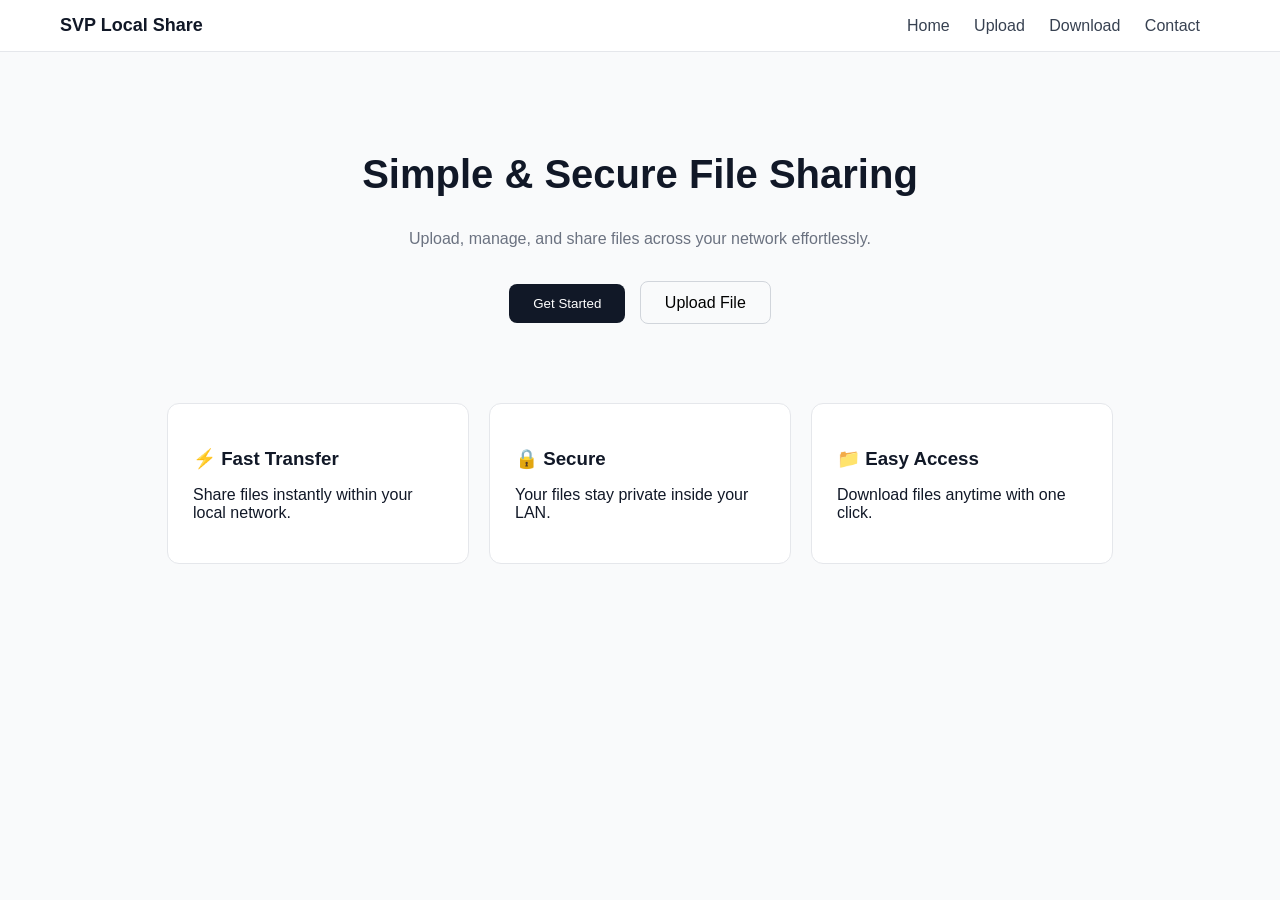
<file: index.html>
<!DOCTYPE html>
<html>
<head>
    <title>SVP Share</title>
    <link rel="stylesheet" href="style.css">
</head>

<body>

<header class="navbar">

    <div class="logo">SVP Local Share</div>

    <nav>

        <a href="home.html">Home</a>
        <a href="upload.html">Upload</a>
        <a href="download.html">Download</a>
        <a href="contact.html">Contact</a>
    </nav>

</header>

<!-- Hero -->
<section class="hero">
    <h1>Simple & Secure File Sharing</h1>
    <p>Upload, manage, and share files across your network effortlessly.</p>

    <div class="actions">
        <button class="primary-btn" onclick="showRegister()">Get Started</button>
        <a href="upload.html" class="secondary-btn">Upload File</a>
    </div>
</section>

<!-- Features -->
<section class="features">

    <div class="card">
        <h3>⚡ Fast Transfer</h3>
        <p>Share files instantly within your local network.</p>
    </div>

    <div class="card">
        <h3>🔒 Secure</h3>
        <p>Your files stay private inside your LAN.</p>
    </div>

    <div class="card">
        <h3>📁 Easy Access</h3>
        <p>Download files anytime with one click.</p>
    </div>

</section>

<!-- Registration Section -->
<section class="register-section hidden" id="register">

    <h1>Create Your Account</h1>
    <p>Start sharing files securely</p>

    <div class="register-card">

        <input type="text" id="regUser" placeholder="Username">
        <input type="password" id="regPass" placeholder="Password">

        <select id="country" onchange="showCapital(this.value)">
            <option value="">Select Country</option>
            <option value="India">India</option>
            <option value="USA">USA</option>
            <option value="UK">UK</option>
            <option value="Japan">Japan</option>
            <option value="Australia">Australia</option>
        </select>

        <p id="capital"></p>

        <button class="primary-btn" onclick="registerUser()">Register</button>

        <p id="regStatus" class="status-text"></p>

    </div>

    

</section>

<script>

    function registerUser() {
        let user = document.getElementById("regUser").value;
        let pass = document.getElementById("regPass").value;

        if (!user || !pass) {
            alert("Fill all fields");
            return;
        }

        let country = document.getElementById("country").value;

        if (!country) {
            alert("Please select a country");
            return;
        }

        // CAPTCHA (random numbers)
        let num1 = Math.floor(Math.random() * 10);
        let num2 = Math.floor(Math.random() * 10);

        let answer = prompt("Captcha: What is " + num1 + " + " + num2 + "?");

        if (answer == null) {
            alert("Captcha cancelled");
            return;
        }

        if (Number(answer) !== (num1 + num2)) {
            alert("Wrong Captcha! Try again.");
            return;
        }

        // CONFIRM
        let confirmReg = confirm("Do you want to register?");

        if (!confirmReg) {
            alert("Registration Cancelled");
            return;
        }

        // SUCCESS
        document.getElementById("regStatus").innerText =
            "Registered successfully!";

        document.getElementById("regUser").value = "";
        document.getElementById("regPass").value = "";

        alert("Registered Successfully!");

        let section = document.getElementById("register");
        let getStartedBtn = document.querySelector(".actions .primary-btn");

        if (section.style.display === "block") {
            section.style.display = "none";
            getStartedBtn.style.display ="none";
        } else {
            section.style.display = "block";
            section.scrollIntoView({ behavior: "smooth" });
        }
    }

    function showRegister() {

        let section = document.getElementById("register");

        if (section.style.display === "block") {
            section.style.display = "none";
        } else {
            section.style.display = "block";
            section.scrollIntoView({ behavior: "smooth" });
        }

    }

    function showCapital(country) {

        let capitals = {
            India: "New Delhi",
            USA: "Washington, D.C.",
            UK: "London",
            Japan: "Tokyo",
            Australia: "Canberra"
        };

        document.getElementById("capital").innerText =
            capitals[country] || "";
    }

</script>

</body>

</html>
</file>
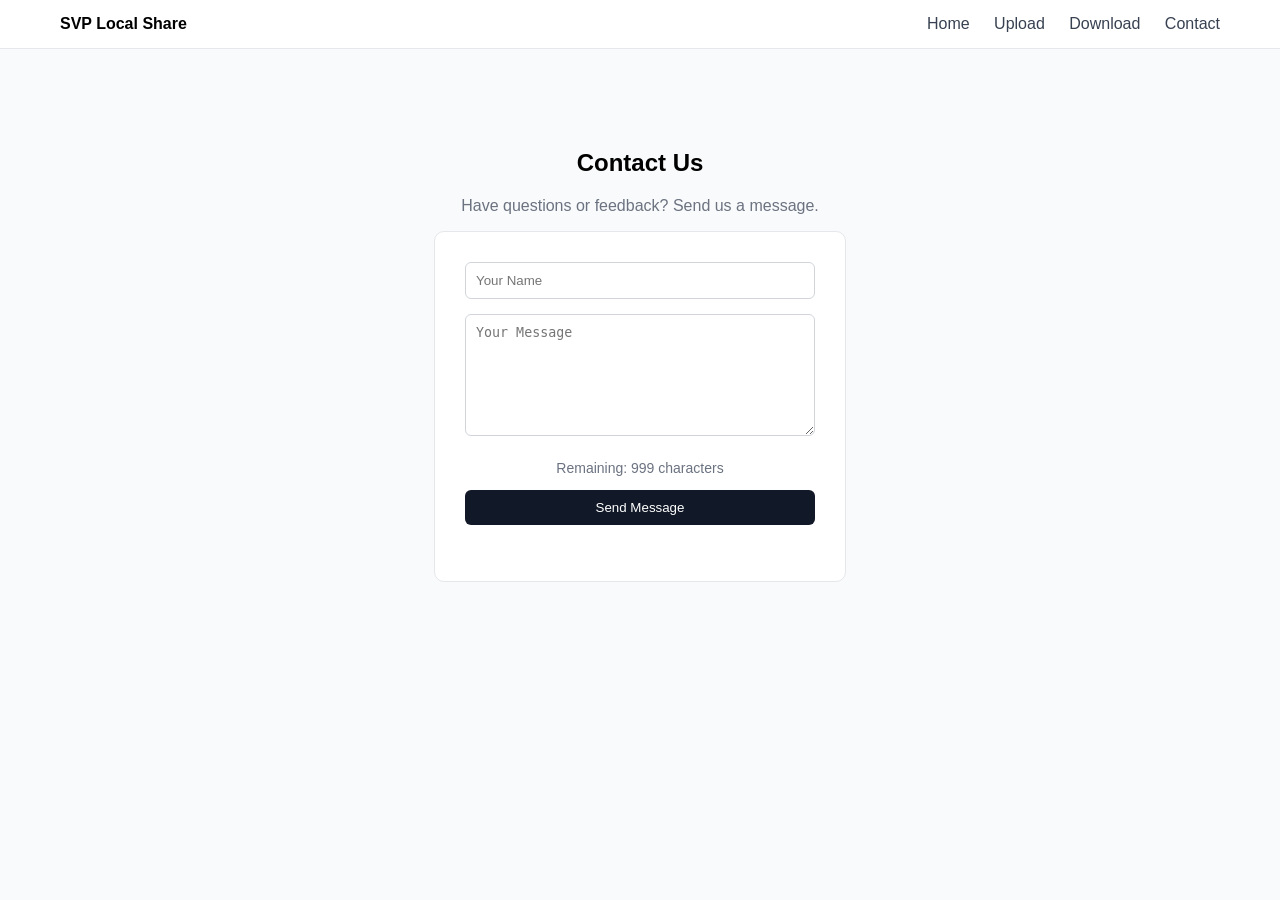
<file: contact.html>
<!DOCTYPE html>
<html>
<head>
    <title>Contact - SVP Share</title>
</head>

<body style="margin:0; font-family:Arial, sans-serif; background:#f9fafb;">

<header style="display:flex; justify-content:space-between; align-items:center; padding:15px 60px; background:white; border-bottom:1px solid #e5e7eb;">

    <div style="font-weight:bold;">SVP Local Share</div>

    <nav>
        <a href="home.html" style="margin-right:20px; text-decoration:none; color:#374151;">Home</a>
        <a href="upload.html" style="margin-right:20px; text-decoration:none; color:#374151;">Upload</a>
        <a href="download.html" style="margin-right:20px; text-decoration:none; color:#374151;">Download</a>
        <a href="contact.html" style="text-decoration:none; color:#374151;">Contact</a>
    </nav>

</header>

<section style="text-align:center; margin-top:100px;">

    <h1>Contact Us</h1>
    <p style="color:#6b7280;">Have questions or feedback? Send us a message.</p>

    <div style="background:white; padding:30px; width:350px; margin:auto; border-radius:10px; border:1px solid #e5e7eb; display:flex; flex-direction:column;">

        <input type="text" id="name" placeholder="Your Name"
            style="padding:10px; margin-bottom:15px; border:1px solid #d1d5db; border-radius:6px;">

        <textarea id="message" maxlength="999" oninput="countChars()"
            placeholder="Your Message"
            style="padding:10px; margin-bottom:10px; border:1px solid #d1d5db; border-radius:6px; height:100px;"></textarea>

        <p id="charCount" style="font-size:14px; color:#6b7280;">
            Remaining: 999 characters
        </p>

        <button onclick="sendMessage()"
            style="padding:10px; background:#111827; color:white; border:none; border-radius:6px; cursor:pointer;">
            Send Message
        </button>

        <p id="response" style="margin-top:10px; color:green;"></p>

    </div>

</section>


<script>

function sendMessage() {
    let nameInput = document.getElementById("name");
    let msgInput = document.getElementById("message");

    let name = nameInput.value;
    let msg = msgInput.value;

    if (!name || !msg) {
        alert("Fill all fields");
        return;
    }

    document.getElementById("response").innerText =
        "Message sent successfully!";

    nameInput.value = "";
    msgInput.value = "";
}

function countChars() {
    let text = document.getElementById("message").value;

    // Remove special characters (keep only letters, numbers, spaces)
    let cleanText = text.replace(/[^a-zA-Z0-9 ]/g, "");

    let remaining = 999 - cleanText.length;

    let counter = document.getElementById("charCount");

    counter.innerText = "Remaining: " + numberToWords(remaining);

    if (remaining <= 50) {
        counter.style.color = "red";
    } else {
        counter.style.color = "#6b7280";
    }
}

function numberToWords(num) {

    let ones = ["", "One", "Two", "Three", "Four", "Five", "Six", "Seven", "Eight", "Nine"];
    let teens = ["Ten", "Eleven", "Twelve", "Thirteen", "Fourteen", "Fifteen",
                 "Sixteen", "Seventeen", "Eighteen", "Nineteen"];
    let tens = ["", "", "Twenty", "Thirty", "Forty", "Fifty", "Sixty", "Seventy", "Eighty", "Ninety"];

    if (num === 0) return "Zero";

    let words = "";

    if (Math.floor(num / 100) > 0) {
        words += ones[Math.floor(num / 100)] + " Hundred ";
        num = num % 100;
    }

    if (num >= 10 && num < 20) {
        words += teens[num - 10];
    } else {
        words += tens[Math.floor(num / 10)] + " ";
        words += ones[num % 10];
    }

    return words.trim();
}

</script>

</body>
</html>
</file>
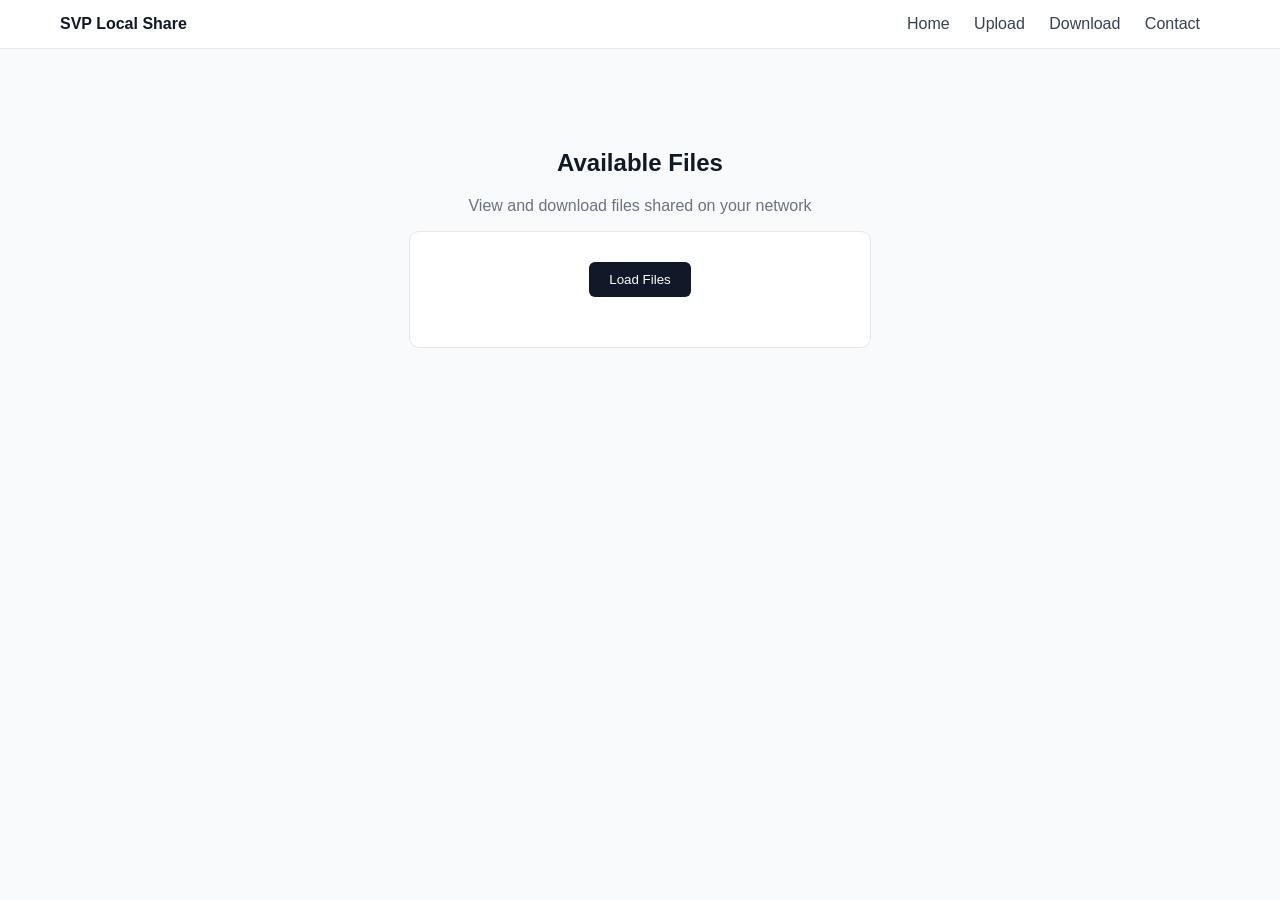
<file: download.html>
<!DOCTYPE html>
<html>
<head>
    <title>Download Files - SVP Share</title>

    <!-- Internal CSS -->
    <style>

        /* Base */
        body {
            margin: 0;
            font-family: Inter, sans-serif;
            background: #f9fafb;
            color: #111827;
        }

        /* Navbar */
        .navbar {
            display: flex;
            justify-content: space-between;
            align-items: center;
            padding: 15px 60px;
            background: white;
            border-bottom: 1px solid #e5e7eb;
        }

        .logo {
            font-weight: bold;
        }

        nav a {
            margin-right: 20px;
            text-decoration: none;
            color: #374151;
        }

        /* Section */
        .download-section {
            text-align: center;
            margin-top: 100px;
        }

        .download-section p {
            color: #6b7280;
        }

        /* Card */
        .download-card {
            background: white;
            padding: 30px;
            width: 400px;
            margin: auto;
            border-radius: 10px;
            border: 1px solid #e5e7eb;
        }

        /* Button */
        .primary-btn {
            padding: 10px 20px;
            background: #111827;
            color: white;
            border: none;
            border-radius: 6px;
            cursor: pointer;
        }

        /* File list */
        .file-list {
            list-style: none;
            padding: 0;
            margin-top: 20px;
        }

        .file-list li {
            display: flex;
            justify-content: space-between;
            align-items: center;
            padding: 10px;
            border-bottom: 1px solid #eee;
        }

        .file-list button {
            padding: 6px 12px;
            background: #111827;
            color: white;
            border: none;
            border-radius: 6px;
            cursor: pointer;
        }

    </style>
</head>

<body>

<header class="navbar">
    <div class="logo">SVP Local Share</div>
    <nav>
        <a href="home.html">Home</a>
        <a href="upload.html">Upload</a>
        <a href="download.html">Download</a>
        <a href="contact.html">Contact</a>
    </nav>
</header>

<section class="download-section">

    <h1>Available Files</h1>
    <p>View and download files shared on your network</p>

    <div class="download-card">

        <button class="primary-btn" onclick="loadFiles()">Load Files</button>

        <ul id="fileList" class="file-list"></ul>

    </div>

</section>

<script>

    // Load Files
    function loadFiles() {
        let files = JSON.parse(localStorage.getItem("files")) || [];
        let list = document.getElementById("fileList");

        list.innerHTML = "";

        if (files.length === 0) {
            list.innerHTML = "<li>No files found</li>";
            return;
        }

        files.forEach(file => {
            let li = document.createElement("li");
            li.innerHTML =
                file +
                ` <button onclick="downloadFile('${file}')">Download</button>`;
            list.appendChild(li);
        });
    }

    // Fake Download
    function downloadFile(name) {
        alert("Downloading: " + name);
    }

</script>

</body>
</html>
</file>
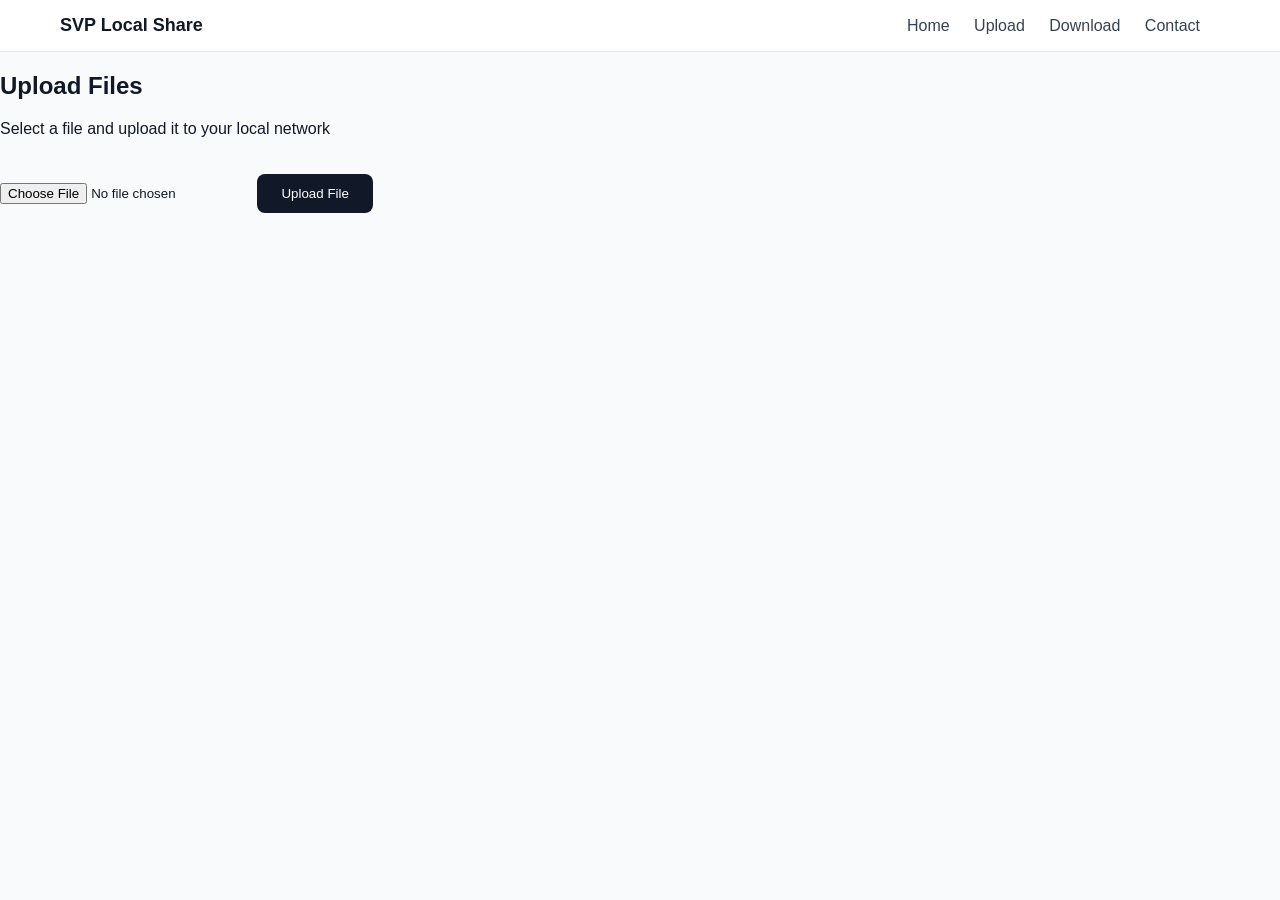
<file: upload.html>
<!DOCTYPE html>
<html>
<head>
    <title>Upload File - SVP Share</title>
    <link rel="stylesheet" href="style.css">
</head>

<body>

<header class="navbar">
    <div class="logo">SVP Local Share</div>
    <nav>
        <a href="home.html">Home</a>
        <a href="upload.html">Upload</a>
        <a href="download.html">Download</a>
        <a href="contact.html">Contact</a>
    </nav>
</header>

<section class="upload-section">

    <h1>Upload Files</h1>
    <p>Select a file and upload it to your local network</p>

    <div class="upload-card">

        <input type="file" id="fileInput" class="file-input">

        <button class="primary-btn" onclick="uploadFile()">Upload File</button>

        <p id="uploadStatus" class="status-text"></p>

    </div>

</section>

<script>
        
    // Upload
    function uploadFile() {
        let file = document.getElementById("fileInput").files[0];

        if (!file) {
            alert("Select a file first");
            return;
        }

        let files = JSON.parse(localStorage.getItem("files")) || [];

        files.push(file.name);
        localStorage.setItem("files", JSON.stringify(files));

        document.getElementById("uploadStatus").innerText =
            "Uploaded: " + file.name;

            
        alert("File uploaded: " + file.name);
    }

</script>

</body>
</html>
</file>
<file: style.css>
/* Base */
body {
    margin: 0;
    font-family: Inter, sans-serif;
    background: #f9fafb;
    color: #111827;
}

/* Navbar */
.navbar {
    display: flex;
    justify-content: space-between;
    align-items: center;
    padding: 15px 60px;
    background: white;
    border-bottom: 1px solid #e5e7eb;
}

.logo {
    font-weight: bold;
    font-size: 18px;
}

nav a {
    margin-right: 20px;
    text-decoration: none;
    color: #374151;
}

.nav-btn {
    padding: 8px 15px;
    background: #111827;
    color: white;
    border: none;
    border-radius: 6px;
    cursor: pointer;
}

/* Hero */
.hero {
    text-align: center;
    margin-top: 100px;
}

.hero h1 {
    font-size: 40px;
    font-weight: 600;
}

.hero p {
    margin-top: 10px;
    color: #6b7280;
}

/* Buttons */
.primary-btn {
    margin-top: 20px;
    padding: 12px 24px;
    background: #111827;
    color: white;
    border: none;
    border-radius: 8px;
    cursor: pointer;
}

.secondary-btn {
    margin-left: 10px;
    padding: 12px 24px;
    border: 1px solid #d1d5db;
    border-radius: 8px;
    text-decoration: none;
    color: black;
}

/* Features */
.features {
    display: flex;
    justify-content: center;
    gap: 20px;
    margin-top: 80px;
    padding: 0 40px;
}

.card {
    background: white;
    padding: 25px;
    border-radius: 12px;
    width: 250px;
    border: 1px solid #e5e7eb;
    text-align: left;
}

.card h3 {
    margin-bottom: 10px;
}




/* Contact Section */
.contact-section {
    text-align: center;
    margin-top: 100px;
}

.contact-section h1 {
    font-size: 32px;
}

.contact-section p {
    color: #6b7280;
    margin-bottom: 30px;
}

/* Card */
.contact-card {
    background: white;
    padding: 30px;
    width: 400px;
    margin: auto;
    border-radius: 12px;
    border: 1px solid #e5e7eb;
    display: flex;
    flex-direction: column;
}

/* Inputs */
.contact-card input,
.contact-card textarea {
    padding: 10px;
    margin-bottom: 15px;
    border: 1px solid #d1d5db;
    border-radius: 6px;
    font-size: 14px;
}

.contact-card textarea {
    resize: none;
    height: 100px;
}




/* Register Section */
.register-section {
    text-align: center;
    margin-top: 100px;
    padding-bottom: 80px;
}

.register-section h1 {
    font-size: 32px;
}

.register-section p {
    color: #6b7280;
    margin-bottom: 30px;
}

/* Card */
.register-card {
    background: white;
    padding: 30px;
    width: 350px;
    margin: auto;
    border-radius: 12px;
    border: 1px solid #e5e7eb;
    display: flex;
    flex-direction: column;
}

/* Inputs */
.register-card input {
    padding: 10px;
    margin-bottom: 15px;
    border: 1px solid #d1d5db;
    border-radius: 6px;
}

.hidden {
    display: none;
}

#capital {
    color: blue;       /* color */
    font-weight: bold; /* bold */
    font-size: 18px;   /* font size */
    margin-top: 10px;
}
</file>
